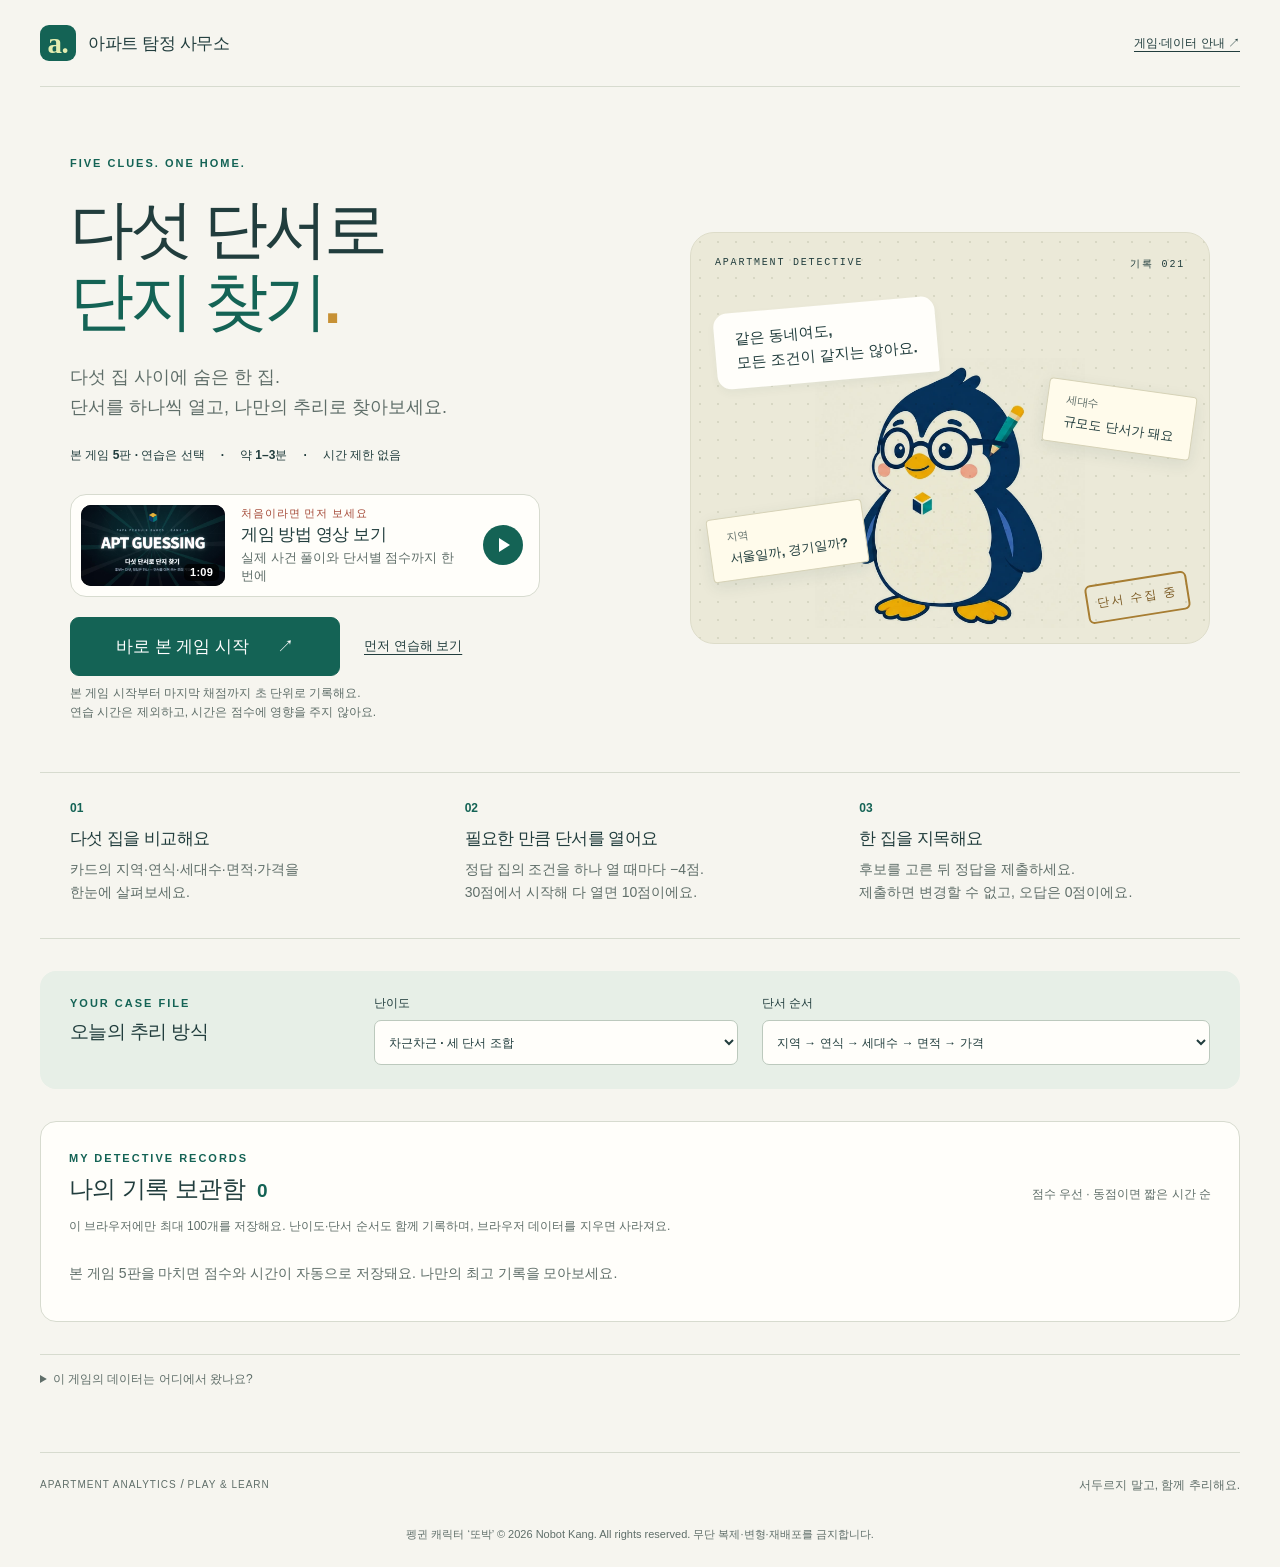
<file: index.html>
<!doctype html>
<html lang="ko">
<head>
<meta charset="utf-8"><meta name="viewport" content="width=device-width, initial-scale=1">
<meta name="theme-color" content="#f6f5ef"><title>다섯 단서로 단지 찾기</title>
<link rel="icon" href="data:,"><link rel="stylesheet" href="./style.css">
</head>
<body>
<a class="skip" href="#main">게임으로 건너뛰기</a>
<header class="site-header"><a href="./" class="brand"><span class="brand-mark" aria-hidden="true">a.</span> 아파트 탐정 사무소</a><a class="game-help" href="./about.html" target="_blank" rel="noopener">게임·데이터 안내 ↗</a></header>
<main id="main" tabindex="-1"><p role="status">사건 파일을 준비하고 있어요…</p></main>
<div id="announcer" class="sr-only" role="status" aria-live="polite" aria-atomic="true"></div>
<footer class="site-footer"><span>APARTMENT ANALYTICS <span aria-hidden="true">/</span> PLAY & LEARN</span><span>서두르지 말고, 함께 추리해요.</span></footer><p class="rights"><span>펭귄 캐릭터 ‘또박’ © 2026 Nobot Kang. All rights reserved.</span> <span>무단 복제·변형·재배포를 금지합니다.</span></p>
<dialog id="rules-video" class="rules-dialog" aria-labelledby="rules-video-title"><div class="rules-head"><h2 id="rules-video-title">게임 방법 영상<span>1분 9초 · 한국어 음성·자막</span></h2><form method="dialog"><button class="rules-close" value="close" aria-label="영상 닫기">×</button></form></div><video controls playsinline preload="none" poster="./assets/rules-video.jpg" width="1280" height="720"><source src="./assets/rules-video.mp4" type="video/mp4"><a href="./assets/rules-video.mp4">영상 파일로 보기</a></video><form method="dialog" class="rules-foot"><p>예시 사건의 가격은 2026.08.27 기준 매매 모델 추정가격입니다.<br><small>펭귄 캐릭터 ‘또박’ © 2026 Nobot Kang. All rights reserved.</small></p><button class="rules-go" value="play">이해했어요, 게임하러 가기 <span aria-hidden="true">→</span></button></form></dialog>
<noscript>이 게임을 플레이하려면 JavaScript를 켜 주세요.</noscript>
<script type="module" src="./app.mjs"></script>
</body></html>
</file>
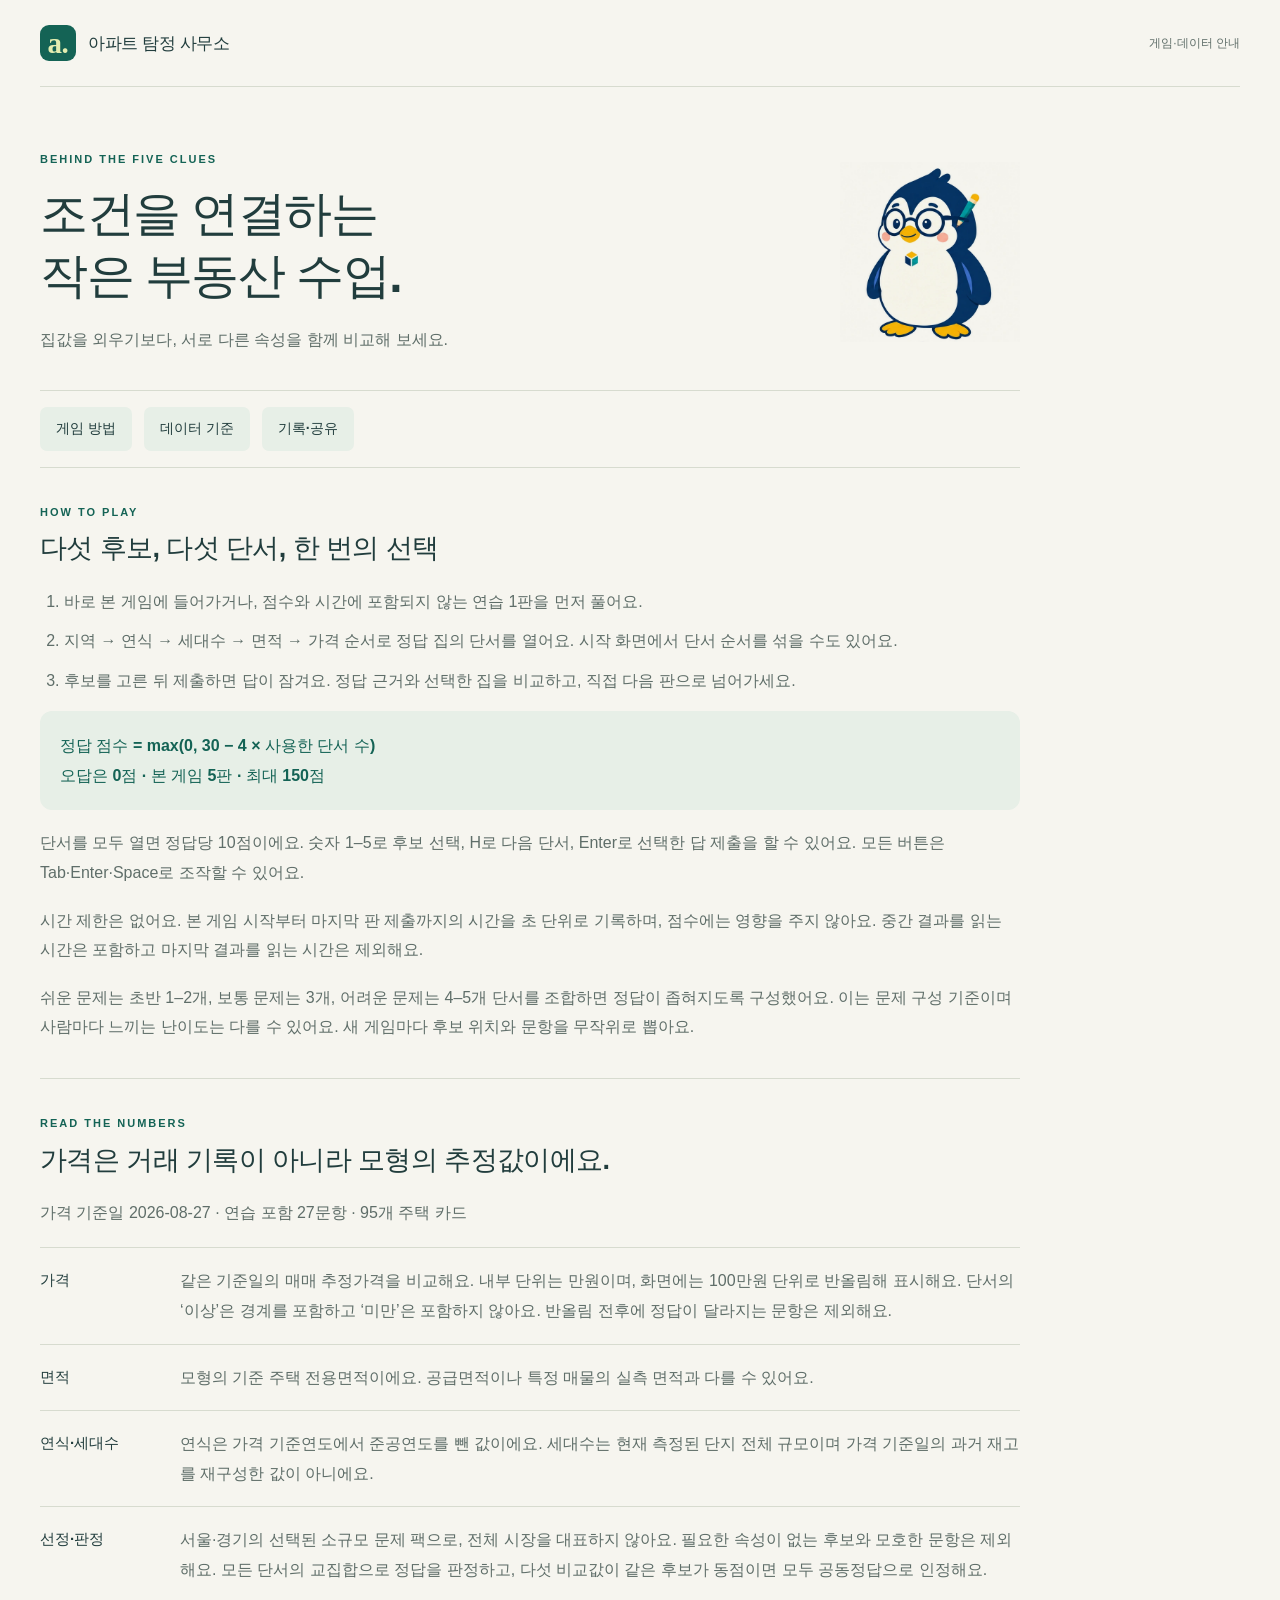
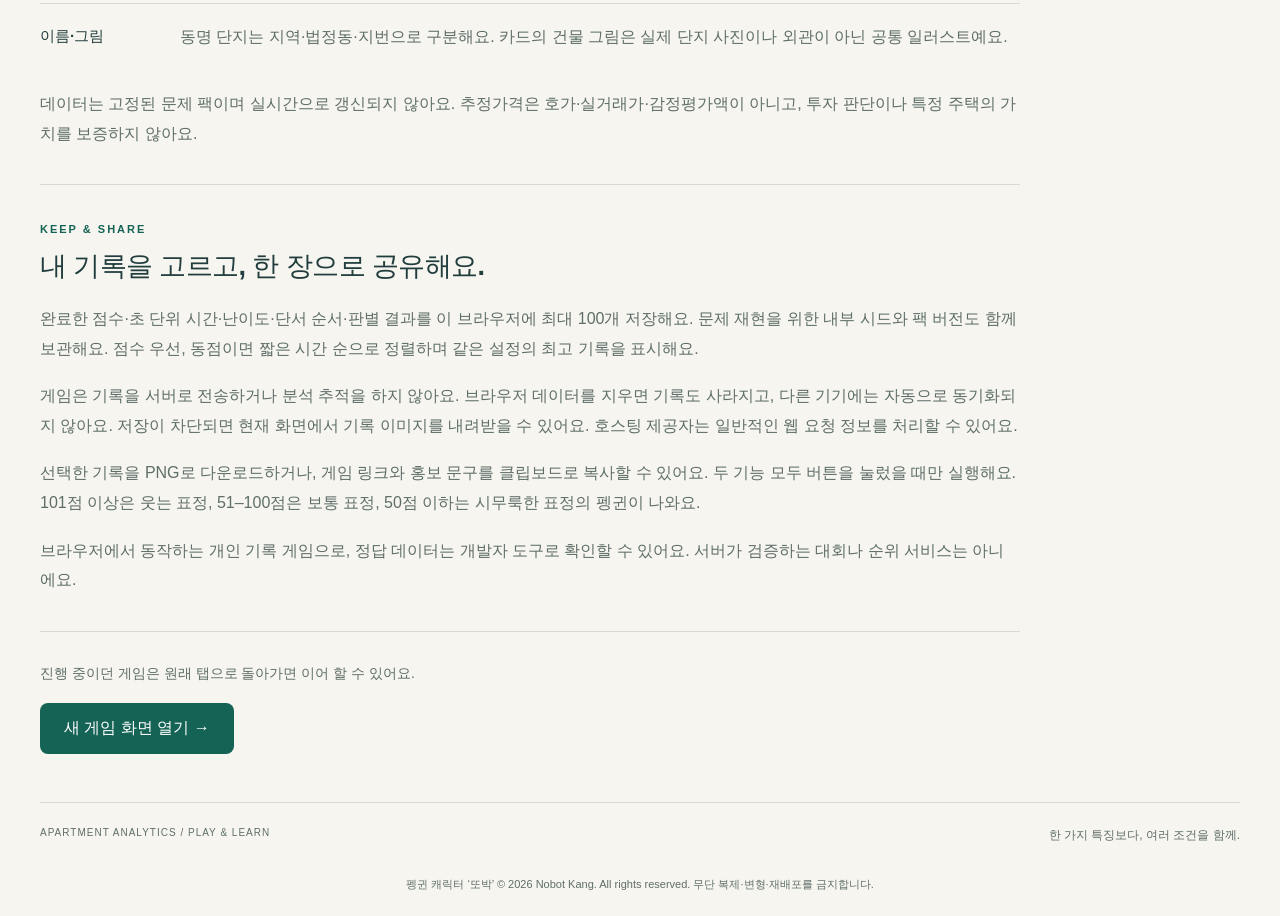
<file: about.html>
<!doctype html>
<html lang="ko">
<head>
<meta charset="utf-8"><meta name="viewport" content="width=device-width, initial-scale=1">
<meta name="theme-color" content="#f6f5ef"><title>게임·데이터 안내 · 다섯 단서로 단지 찾기</title>
<link rel="icon" href="data:,"><link rel="stylesheet" href="./style.css"><link rel="stylesheet" href="./about.css">
</head>
<body>
<a class="skip" href="#main">안내 본문으로 건너뛰기</a>
<header class="site-header"><a href="./" class="brand"><span class="brand-mark" aria-hidden="true">a.</span> 아파트 탐정 사무소</a><span class="header-note">게임·데이터 안내</span></header>
<main id="main" class="about" tabindex="-1">
<section class="about-hero"><div><p class="eyebrow">BEHIND THE FIVE CLUES</p><h1>조건을 연결하는<br>작은 부동산 수업.</h1><p>집값을 외우기보다, 서로 다른 속성을 함께 비교해 보세요.</p></div><span class="mascot angle" role="img" aria-label="안경 쓴 펭귄 안내자"></span></section>
<nav class="about-nav" aria-label="안내 목차"><a href="#rules">게임 방법</a><a href="#data">데이터 기준</a><a href="#records">기록·공유</a></nav>
<section id="rules"><p class="eyebrow">HOW TO PLAY</p><h2>다섯 후보, 다섯 단서, 한 번의 선택</h2><ol><li>바로 본 게임에 들어가거나, 점수와 시간에 포함되지 않는 연습 1판을 먼저 풀어요.</li><li>지역 → 연식 → 세대수 → 면적 → 가격 순서로 정답 집의 단서를 열어요. 시작 화면에서 단서 순서를 섞을 수도 있어요.</li><li>후보를 고른 뒤 제출하면 답이 잠겨요. 정답 근거와 선택한 집을 비교하고, 직접 다음 판으로 넘어가세요.</li></ol><p class="about-callout">정답 점수 = max(0, 30 − 4 × 사용한 단서 수)<br>오답은 0점 · 본 게임 5판 · 최대 150점</p><p>단서를 모두 열면 정답당 10점이에요. 숫자 1–5로 후보 선택, H로 다음 단서, Enter로 선택한 답 제출을 할 수 있어요. 모든 버튼은 Tab·Enter·Space로 조작할 수 있어요.</p><p>시간 제한은 없어요. 본 게임 시작부터 마지막 판 제출까지의 시간을 초 단위로 기록하며, 점수에는 영향을 주지 않아요. 중간 결과를 읽는 시간은 포함하고 마지막 결과를 읽는 시간은 제외해요.</p><p>쉬운 문제는 초반 1–2개, 보통 문제는 3개, 어려운 문제는 4–5개 단서를 조합하면 정답이 좁혀지도록 구성했어요. 이는 문제 구성 기준이며 사람마다 느끼는 난이도는 다를 수 있어요. 새 게임마다 후보 위치와 문항을 무작위로 뽑아요.</p></section>
<section id="data"><p class="eyebrow">READ THE NUMBERS</p><h2>가격은 거래 기록이 아니라 모형의 추정값이에요.</h2><p id="data-status" role="status">문제 팩의 데이터 기준을 확인하고 있어요…</p><dl class="about-data"><div><dt>가격</dt><dd>같은 기준일의 매매 추정가격을 비교해요. 내부 단위는 만원이며, 화면에는 100만원 단위로 반올림해 표시해요. 단서의 ‘이상’은 경계를 포함하고 ‘미만’은 포함하지 않아요. 반올림 전후에 정답이 달라지는 문항은 제외해요.</dd></div><div><dt>면적</dt><dd>모형의 기준 주택 전용면적이에요. 공급면적이나 특정 매물의 실측 면적과 다를 수 있어요.</dd></div><div><dt>연식·세대수</dt><dd>연식은 가격 기준연도에서 준공연도를 뺀 값이에요. 세대수는 현재 측정된 단지 전체 규모이며 가격 기준일의 과거 재고를 재구성한 값이 아니에요.</dd></div><div><dt>선정·판정</dt><dd>서울·경기의 선택된 소규모 문제 팩으로, 전체 시장을 대표하지 않아요. 필요한 속성이 없는 후보와 모호한 문항은 제외해요. 모든 단서의 교집합으로 정답을 판정하고, 다섯 비교값이 같은 후보가 동점이면 모두 공동정답으로 인정해요.</dd></div><div><dt>이름·그림</dt><dd>동명 단지는 지역·법정동·지번으로 구분해요. 카드의 건물 그림은 실제 단지 사진이나 외관이 아닌 공통 일러스트예요.</dd></div></dl><p>데이터는 고정된 문제 팩이며 실시간으로 갱신되지 않아요. 추정가격은 호가·실거래가·감정평가액이 아니고, 투자 판단이나 특정 주택의 가치를 보증하지 않아요.</p></section>
<section id="records"><p class="eyebrow">KEEP & SHARE</p><h2>내 기록을 고르고, 한 장으로 공유해요.</h2><p>완료한 점수·초 단위 시간·난이도·단서 순서·판별 결과를 이 브라우저에 최대 100개 저장해요. 문제 재현을 위한 내부 시드와 팩 버전도 함께 보관해요. 점수 우선, 동점이면 짧은 시간 순으로 정렬하며 같은 설정의 최고 기록을 표시해요.</p><p>게임은 기록을 서버로 전송하거나 분석 추적을 하지 않아요. 브라우저 데이터를 지우면 기록도 사라지고, 다른 기기에는 자동으로 동기화되지 않아요. 저장이 차단되면 현재 화면에서 기록 이미지를 내려받을 수 있어요. 호스팅 제공자는 일반적인 웹 요청 정보를 처리할 수 있어요.</p><p>선택한 기록을 PNG로 다운로드하거나, 게임 링크와 홍보 문구를 클립보드로 복사할 수 있어요. 두 기능 모두 버튼을 눌렀을 때만 실행해요. 101점 이상은 웃는 표정, 51–100점은 보통 표정, 50점 이하는 시무룩한 표정의 펭귄이 나와요.</p><p>브라우저에서 동작하는 개인 기록 게임으로, 정답 데이터는 개발자 도구로 확인할 수 있어요. 서버가 검증하는 대회나 순위 서비스는 아니에요.</p></section>
<div class="about-return"><p>진행 중이던 게임은 원래 탭으로 돌아가면 이어 할 수 있어요.</p><a class="primary" href="./">새 게임 화면 열기 →</a></div>
</main>
<footer class="site-footer"><span>APARTMENT ANALYTICS / PLAY & LEARN</span><span>한 가지 특징보다, 여러 조건을 함께.</span></footer><p class="rights"><span>펭귄 캐릭터 ‘또박’ © 2026 Nobot Kang. All rights reserved.</span> <span>무단 복제·변형·재배포를 금지합니다.</span></p>
<noscript>가격 기준일은 게임 화면에 표시되어 있습니다. 나머지 안내는 JavaScript 없이 읽을 수 있습니다.</noscript>
<script type="module" src="./about.mjs"></script>
</body></html>
</file>
<file: style.css>
:root{color-scheme:light;--paper:#f6f5ef;--white:#fffefa;--ink:#213d3d;--muted:#5f6e69;--teal:#146355;--teal-light:#e7efe7;--lime:#e3edb0;--line:#d7dbcf;--gold:#efc96b;--red:#a44937;--red-light:#fff0e9;--radius:16px;--fast:160ms;font-family:Arial,"Apple SD Gothic Neo","Noto Sans KR",sans-serif;color:var(--ink);background:var(--paper);font-synthesis:none}
*{box-sizing:border-box}body{margin:0}button,input,select{font:inherit;color:inherit}button,a,input,select,summary{-webkit-tap-highlight-color:transparent}button,summary,select{cursor:pointer}button{min-height:48px;border:1px solid var(--line);border-radius:9px;padding:12px 18px;background:var(--white);font-weight:700;transition:background var(--fast),box-shadow var(--fast),transform var(--fast)}button:hover:not(:disabled){background:var(--teal-light);box-shadow:0 3px 0 #213d3d14}button:active:not(:disabled){transform:translateY(1px)}button:disabled{cursor:default;background:#e5e6de;color:#737a70;border-color:transparent;box-shadow:none}a{color:inherit}button:focus-visible,a:focus-visible,input:focus-visible,select:focus-visible,summary:focus-visible{outline:3px solid var(--teal);outline-offset:4px}h1:focus,h2:focus,main:focus{outline:none}h1,h2,h3,p{margin:0}h1,h2,h3{word-break:keep-all}h1{font-size:36px;line-height:1.3;letter-spacing:-1.5px}h2{font-size:21px;letter-spacing:-.6px}p{line-height:1.65}em{font-style:normal}small,.small{font-size:12px;line-height:1.6;color:var(--muted)}kbd{font:12px Arial,sans-serif;display:inline-flex;align-items:center;justify-content:center;min-width:20px;height:21px;padding:0 4px;border:1px solid currentColor;border-radius:4px;opacity:.8}button kbd{margin-left:8px}.primary{background:var(--teal);color:white;border-color:var(--teal);display:inline-flex;align-items:center;justify-content:center;gap:28px}.primary:hover:not(:disabled){background:#104f45}.secondary{background:var(--white)}.text-button{border:0;background:none;text-decoration:underline;text-underline-offset:4px}.eyebrow{font-size:11px;font-weight:700;letter-spacing:2px;color:var(--teal);line-height:1.6}.eyebrow span{letter-spacing:0;color:var(--muted)}.site-header{height:87px;border-bottom:1px solid var(--line);max-width:1320px;margin:auto;display:flex;justify-content:space-between;align-items:center}.brand{display:flex;gap:12px;align-items:center;text-decoration:none;font-size:17px;font-weight:700;letter-spacing:-.4px}.brand-mark{width:36px;height:36px;display:grid;place-items:center;background:var(--teal);color:var(--lime);border-radius:9px;font:700 29px Georgia,serif}.header-note{font-size:12px;color:var(--muted)}main{max-width:1320px;padding-top:40px;margin:auto;min-height:70vh}.site-footer{max-width:1320px;margin:48px auto 0;border-top:1px solid var(--line);padding:24px 0 32px;display:flex;justify-content:space-between;color:var(--muted);font-size:10px;letter-spacing:1px}.site-footer span:last-child{letter-spacing:0;font-size:12px}.skip{position:fixed;z-index:10;top:-70px;left:16px;background:white;padding:16px}.skip:focus{top:16px}.sr-only{position:absolute;width:1px;height:1px;overflow:hidden;clip:rect(0,0,0,0);white-space:nowrap}.mascot{--size:76px;width:var(--size);height:var(--size);flex-shrink:0;display:inline-block;background-image:url('./assets/turnaround.webp');background-repeat:no-repeat;background-size:300% 200%;background-position:0 0;mix-blend-mode:multiply}.mascot.angle{background-position:50% 0}.mascot.side{background-position:100% 0}.mascot.back{background-position:0 100%}.intro{display:grid;grid-template-columns:1.1fr 1fr;gap:80px;padding:28px 30px 50px;align-items:center}.intro h1{font-size:72px;line-height:1.13;letter-spacing:-4px;margin:20px 0 26px}.intro h1 em{color:var(--teal)}.title-dot{color:#c79135}.lead{font-size:18px;color:var(--muted)}.intro-meta{display:flex;flex-wrap:wrap;gap:8px 16px;margin:24px 0 30px;font-size:12px;font-weight:700}.intro-meta span+span:before{content:'·';margin-right:16px}.start{font-size:17px;padding:17px 25px;min-width:270px;margin-bottom:12px}.case-art{height:412px;background:#ebe9d8;border-radius:24px;position:relative;isolation:isolate;overflow:hidden;background-image:radial-gradient(#b0b49b55 1px,transparent 1px);background-size:18px 18px;border:1px solid #dddcc9}.art-label{display:flex;justify-content:space-between;padding:24px;font:10px monospace;letter-spacing:1.8px}.hero-penguin{--size:270px;position:absolute;bottom:15px;left:calc(50% - 135px);z-index:2}.speech{position:absolute;top:72px;left:24px;padding:14px 20px;background:var(--white);border-radius:14px 14px 2px 14px;font-size:15px;font-weight:bold;line-height:1.6;transform:rotate(-5deg);box-shadow:0 4px 10px #213d3d0b;z-index:3}.evidence{position:absolute;background:#fffbeb;box-shadow:0 5px 16px #213d3d17;border:1px solid #d6d2b7;border-radius:4px;padding:12px 18px;font-size:11px;color:var(--muted);z-index:3}.evidence b{display:block;font-size:13px;color:var(--ink);margin-top:5px}.evidence-one{bottom:70px;left:18px;transform:rotate(-8deg)}.evidence-two{top:154px;right:15px;transform:rotate(8deg)}.art-stamp{position:absolute;bottom:26px;right:20px;border:2px solid #a77d32;color:#79571f;font-size:12px;letter-spacing:2px;padding:9px;border-radius:6px;transform:rotate(-9deg)}.how-to{display:grid;grid-template-columns:repeat(3,1fr);padding:28px 30px 34px;border-top:1px solid var(--line);border-bottom:1px solid var(--line);gap:44px}.step-number{display:block;color:var(--teal);font-size:12px;font-weight:bold;margin-bottom:12px}.how-to h2{font-size:17px;margin-bottom:8px}.how-to p{color:var(--muted);font-size:14px}.settings{margin:32px 0;display:grid;grid-template-columns:1fr 1.3fr 1.6fr 1.4fr;gap:24px;align-items:start;padding:24px 30px;background:var(--teal-light);border-radius:var(--radius)}.settings h2{margin-top:6px;font-size:19px}.settings label{font-size:12px;font-weight:700;display:grid;gap:8px}.settings input,.settings select{width:100%;min-width:0;min-height:45px;padding:8px 10px;border:1px solid #bcc9bd;border-radius:7px;background:var(--white);font-size:12px}.settings .small{font-weight:400;font-size:11px}.source-note{border-top:1px solid var(--line);margin-top:28px;color:var(--muted);font-size:12px}.source-note summary{min-height:48px;padding:16px 0}.source-note p{max-width:1000px;margin:0 0 12px}.game-heading{display:flex;justify-content:space-between;align-items:center;margin-bottom:30px}.game-heading h1{margin:8px 0 8px}.game-heading p:not(.eyebrow){color:var(--muted);font-size:14px}.round-status{display:grid;gap:12px;text-align:right;font-size:12px;color:var(--muted)}.round-status strong{font-size:20px;color:var(--ink);margin-left:6px}.progress-dots{display:flex;gap:7px}.progress-dots span{width:30px;height:30px;display:grid;place-items:center;border:1px solid var(--line);border-radius:50%;font:12px Arial}.progress-dots .current{background:var(--teal);color:white;border-color:var(--teal)}.progress-dots .done{background:var(--teal-light);color:var(--teal)}.board-heading{display:flex;align-items:center;justify-content:space-between;margin-bottom:14px;font-size:12px;color:var(--muted)}.board-heading h2{font-size:16px;color:var(--ink)}.board-heading h2 span{font-weight:400;font-size:12px;color:var(--muted);margin-left:10px}.candidate-grid{display:grid;grid-template-columns:repeat(5,minmax(0,1fr));gap:14px}.home-card{--tone:#326759;--tint:#e5ecde;min-width:0;background:var(--white);border:1px solid var(--line);border-radius:13px;overflow:hidden;transition:border var(--fast),box-shadow var(--fast)}.tone-1{--tone:#966937;--tint:#f4ead6}.tone-2{--tone:#61799a;--tint:#e7edf1}.tone-3{--tone:#876579;--tint:#f0e5e8}.tone-4{--tone:#7d7941;--tint:#ecebdc}.home-card.selected{border-color:var(--teal);box-shadow:0 0 0 2px var(--teal)}.home-card.winner{border-color:var(--teal)}.card-art{height:96px;position:relative;background:var(--tint);color:var(--tone);overflow:hidden}.house-art{width:100%;height:100%;display:block}.card-letter{position:absolute;top:12px;left:13px;font:italic 25px Georgia,serif}.card-state{position:absolute;right:9px;top:10px;font-size:11px;font-weight:bold;color:var(--ink);background:var(--white);border-radius:4px;padding:3px 7px}.card-state:empty{display:none}.card-body{padding:15px}.address{font-size:11px;line-height:1.5;color:var(--muted);min-height:33px;overflow-wrap:anywhere}.card-body h3{font-size:17px;line-height:1.35;min-height:46px;margin:5px 0 8px;overflow-wrap:anywhere}.card-body dl{margin:0}.card-body dl>div{padding:9px 0;display:flex;justify-content:space-between;align-items:baseline;border-top:1px solid #e8e9df;gap:6px}.card-body dt{font-size:11px;color:var(--muted);white-space:nowrap}.card-body dd{margin:0;font-size:15px;text-align:right;font-weight:700;letter-spacing:-.4px}.card-body dd small{display:block;font-weight:400;font-size:10px;letter-spacing:0}.card-body dd .inline{display:inline;font-size:11px}.card-body dl>.price-row{display:block;padding:11px 0 13px}.price-row dd{font-size:24px;text-align:left;margin-top:4px;letter-spacing:-1px}.choose{width:100%;display:flex;align-items:center;justify-content:center;gap:8px;min-height:44px;padding:8px 10px;font-size:12px}.choose kbd{margin:0}.choose span{margin-left:auto;font-size:16px}.choose[aria-pressed=true]{color:var(--teal);background:var(--teal-light);border-color:var(--teal)}.locked-label{min-height:44px;background:var(--teal-light);color:var(--teal);display:grid;place-items:center;text-align:center;border-radius:6px;font-size:11px;font-weight:bold}.notebook{border:1px solid var(--line);border-radius:var(--radius);background:var(--white);margin-top:26px;overflow:hidden}.notebook-heading{display:flex;align-items:center;justify-content:space-between;padding:20px 24px 17px}.notebook h2{font-size:18px;margin-top:3px}.notebook .eyebrow{font-size:9px}.clue-counter{font-size:12px;color:var(--muted)}.clue-counter strong{font-size:21px;color:var(--teal);margin-left:5px}.clue-list{list-style:none;padding:0 24px;margin:0;display:grid;grid-template-columns:repeat(5,minmax(0,1fr));gap:12px}.clue{min-height:99px;background:#f3f3ed;border:1px dashed #d8dccf;border-radius:8px;padding:12px;color:var(--muted)}.clue.opened{background:#f4f5e3;border:1px solid #d8dcba;color:var(--ink)}.clue-label{display:flex;align-items:center;gap:6px;font-weight:700;font-size:12px}.clue-number{font:11px monospace;color:var(--teal)}.clue-label small{margin-left:auto;font-size:9px;font-weight:400}.clue p{font-size:12px;margin-top:8px;line-height:1.55;word-break:keep-all}.clue:not(.opened):not(.after-reveal) p{font-size:11px;color:#798071}.clue.after-reveal{background:#f9f9f4}.action-bar{display:flex;align-items:center;justify-content:space-between;padding:8px 24px 12px;gap:16px}.guide-inline{display:flex;align-items:center;gap:5px;max-width:650px}.guide-inline .mascot{--size:64px}.guide-inline p{font-size:12px;color:var(--muted)}.action-bar button{font-size:12px;white-space:nowrap}.action-bar button small{margin-left:10px;color:var(--red)}.notebook:has(.after-reveal){padding-bottom:24px}.submit-bar{display:flex;align-items:center;justify-content:space-between;padding:22px 0 12px}.submit-bar>div:first-child>span{font-size:15px}.submit-bar>div:first-child strong{font-size:31px;letter-spacing:-1px;color:var(--teal);margin-left:8px}.submit-bar small{display:block}.submit-action{display:grid;grid-template-columns:auto auto;align-items:center;gap:4px 18px;text-align:right}.submit-action p{font-size:12px}.submit-action small{grid-column:2}.keyboard-help{text-align:right;font-size:10px;color:var(--muted);margin:0 0 18px}.keyboard-help span{margin:0 8px}.keyboard-help kbd{font-size:10px;min-width:16px;height:17px}.result-panel{margin-top:28px;padding:26px;border:1px solid var(--line);border-radius:var(--radius);background:var(--white)}.result-title{display:flex;justify-content:space-between;align-items:center;gap:20px;margin-bottom:20px}.result-title h2{font-size:26px;margin-top:5px}.result-title h2 span{font-size:16px;color:var(--teal);margin-left:12px}.answer-reason{font-size:14px;color:var(--muted)}.lesson{display:flex;gap:14px;align-items:center;background:var(--teal-light);border-radius:12px;padding:10px 18px;margin:20px 0}.lesson p{font-size:13px;color:var(--muted)}.lesson strong{display:block;color:var(--ink);margin-bottom:3px}.comparison{width:100%;border-collapse:collapse;font-size:13px}.comparison caption{text-align:left;font-size:16px;font-weight:bold;margin-bottom:14px}.comparison td,.comparison th{padding:12px 16px;text-align:left;border-bottom:1px solid var(--line);line-height:1.6}.comparison th{font-weight:bold}.comparison thead{background:#efefe7;font-size:12px}.comparison tbody th{width:20%}.comparison tbody th small{display:block;font-weight:normal;font-size:10px}.comparison td{width:40%}.comparison .mismatch{background:var(--red-light)}.match-word{display:inline-block;margin-left:10px;font-size:10px;color:var(--teal)}.mismatch .match-word{color:var(--red);font-weight:bold}.summary-hero{display:flex;justify-content:space-between;align-items:center;padding:12px 36px 30px}.summary-hero h1{margin:10px 0}.summary-hero>div>p:not(.eyebrow){color:var(--muted)}.final-score{font:100px Georgia,serif;letter-spacing:-5px;margin:10px 0 16px;color:var(--teal)}.final-score span{font:18px Arial,sans-serif;color:var(--muted);letter-spacing:0}.summary-stats{display:flex;gap:28px;flex-wrap:wrap;font-size:13px}.summary-stats strong{margin-left:10px}.summary-mascot{display:flex;align-items:center;gap:18px}.summary-mascot .mascot{--size:240px}.summary-mascot p{font-size:17px;line-height:1.8}.round-results{display:grid;grid-template-columns:repeat(5,1fr);gap:14px}.round-results>div{display:grid;gap:9px;border:1px solid var(--line);padding:20px;border-radius:12px;background:var(--teal-light)}.round-results .miss{background:var(--red-light)}.round-results span{font-size:12px}.round-results strong{font:36px Georgia,serif}.round-results strong small{margin-left:4px;font:12px Arial}.replay-bar{display:flex;gap:12px;margin:24px 0 16px;align-items:center}.seed-receipt{font-size:11px;color:var(--muted);overflow-wrap:anywhere}.review{margin-top:44px}.section-heading{display:flex;justify-content:space-between;align-items:end;margin-bottom:20px;gap:20px}.section-heading h2{font-size:25px;margin-top:4px}.section-heading h2 span{margin-left:10px;color:var(--teal)}.section-heading p:not(.eyebrow){font-size:12px;color:var(--muted)}.review-case{border:1px solid var(--line);border-radius:12px;background:var(--white);margin-bottom:12px;overflow:hidden}.review-case>summary{padding:20px;font-size:15px;font-weight:bold}.review-case>summary>span{float:right;font-size:12px;color:var(--muted);font-weight:normal}.review-body{padding:6px 20px 20px}.review-body .clue-list{padding:0;margin-bottom:20px}.review-body .candidate-grid{margin-bottom:24px}.all-clear{display:flex;align-items:center;gap:18px;background:var(--teal-light);padding:24px;border-radius:12px}.all-clear strong{display:block}.all-clear p{font-size:14px}.error{padding:50px 20px}.error p{margin:18px 0}
@media(min-width:1500px){main{padding-top:48px}.card-art{height:110px}.card-body{padding:18px}.card-body h3{font-size:19px}}
@media(max-width:1400px){.site-header,main,.site-footer{margin-left:40px;margin-right:40px}.intro{gap:48px}.intro h1{font-size:64px}}
@media(max-width:1100px){.site-header,main,.site-footer{margin-left:24px;margin-right:24px}.intro{gap:24px;padding-left:0;padding-right:0}.intro h1{font-size:56px}.candidate-grid{gap:9px}.card-body{padding:11px}.card-body h3{font-size:15px;min-height:44px}.card-body dd{font-size:13px}.card-body dt{font-size:10px}.price-row dd{font-size:20px}.settings{grid-template-columns:1fr 1fr}.clue-list{gap:8px;padding:0 16px}.clue{padding:10px}.clue-label{flex-wrap:wrap}.clue-label small{width:100%;margin:0}.clue p{font-size:11px}.summary-mascot .mascot{--size:170px}.summary-mascot p{font-size:14px}}
@media(max-width:800px){main{padding-top:26px}.intro{grid-template-columns:1fr 1fr;gap:24px;padding-bottom:32px}.intro h1{font-size:44px;letter-spacing:-2px}.lead{font-size:15px}.intro-meta{gap:8px;font-size:10px}.intro-meta span+span:before{margin-right:8px}.case-art{height:340px}.hero-penguin{--size:215px;left:calc(50% - 108px)}.speech{font-size:12px;top:60px;left:14px;padding:12px}.evidence{padding:9px;font-size:9px}.evidence b{font-size:10px}.evidence-two{top:168px;right:10px}.evidence-one{bottom:38px;left:10px}.art-stamp{font-size:9px;bottom:14px;right:10px}.art-label{padding:15px;font-size:8px}.how-to{gap:24px;padding:24px 0}.how-to h2{font-size:15px}.how-to p{font-size:12px}.how-to br{display:none}.candidate-grid{grid-template-columns:repeat(3,minmax(0,1fr));gap:12px}.card-art{height:80px}.card-body{padding:14px}.card-body h3{font-size:16px}.card-body dd{font-size:14px}.price-row dd{font-size:23px}.clue-list{grid-template-columns:repeat(3,minmax(0,1fr));gap:10px}.clue-label small{width:auto;margin-left:auto}.clue p{font-size:12px}.game-heading h1{font-size:28px}.game-heading p:not(.eyebrow){font-size:12px}.board-heading h2 span{display:none}.submit-action{display:block}.submit-action p{margin-bottom:8px}.submit-action small{margin-top:4px}.summary-hero{padding:0 0 24px}.summary-mascot p{display:none}.round-results{gap:8px}.round-results>div{padding:16px}.replay-bar{flex-wrap:wrap}.section-heading{display:block}.section-heading>p{margin-top:12px}}
@media(max-width:540px){.site-header,main,.site-footer{margin-left:18px;margin-right:18px}.site-header{height:69px}.brand{font-size:15px}.brand-mark{width:31px;height:31px;font-size:25px}.header-note{display:none}.intro{grid-template-columns:1fr;padding-top:0;gap:28px}.intro h1{font-size:55px;margin-top:14px;line-height:1.08}.lead{font-size:16px}.intro-meta{font-size:11px;margin:20px 0}.start{width:100%;font-size:16px;min-width:0;margin-bottom:7px}.case-art{height:310px}.hero-penguin{--size:220px;left:calc(50% - 110px);bottom:0}.speech{left:24px}.evidence-two{top:141px;right:16px}.evidence-one{bottom:35px}.how-to{grid-template-columns:1fr;gap:22px}.how-to>div{padding-left:38px;position:relative}.step-number{position:absolute;left:0;top:3px}.how-to h2{font-size:16px}.how-to p{font-size:13px}.settings{grid-template-columns:1fr;gap:20px;padding:22px}.settings label,.settings input,.settings select{font-size:13px}.settings .small{font-size:11px}.game-heading{align-items:start;gap:12px;flex-wrap:wrap;margin-bottom:22px}.game-heading h1{font-size:26px;letter-spacing:-1px}.game-heading p:not(.eyebrow){font-size:12px}.round-status{width:100%;display:flex;align-items:center;justify-content:space-between;margin-top:2px}.progress-dots span{width:24px;height:24px;font-size:10px}.round-status strong{font-size:17px}.board-heading{display:block}.board-heading>span{font-size:10px;display:block;margin-top:5px}.candidate-grid{grid-template-columns:repeat(2,minmax(0,1fr));gap:12px}.card-art{height:73px}.card-letter{top:9px;left:10px;font-size:21px}.card-state{font-size:9px;top:8px;right:6px;padding:3px}.card-body{padding:12px}.address{font-size:10px;min-height:30px}.card-body h3{font-size:15px;min-height:41px;letter-spacing:-.6px}.card-body dt{font-size:10px}.card-body dd{font-size:13px}.card-body dd .inline{font-size:10px}.card-body dl>div{gap:3px}.card-body dl>div:not(.price-row){flex-wrap:wrap}.card-body dl>.price-row{padding-bottom:12px}.price-row dd{font-size:21px}.choose{padding:8px 6px;gap:5px;font-size:11px;min-height:44px}.choose kbd{display:none}.choose span{margin-left:4px}.card-body dl>div{padding:8px 0}.notebook{margin-top:20px}.notebook-heading{padding:18px 16px}.notebook h2{font-size:16px}.clue-counter{font-size:10px}.clue-counter strong{font-size:18px}.clue-list{grid-template-columns:1fr;gap:8px;padding:0 16px}.clue{min-height:0;display:grid;grid-template-columns:92px 1fr;align-items:center;gap:8px;padding:12px}.clue-label{font-size:12px;gap:6px}.clue-label small{display:block;width:100%;margin:0 0 0 22px;font-size:9px}.clue p{font-size:12px;margin:0}.action-bar{display:block;padding:8px 16px 16px}.guide-inline .mascot{--size:58px}.guide-inline p{font-size:11px}.action-bar button{width:100%;font-size:12px}.submit-bar{display:block;padding-top:20px}.submit-bar>div:first-child{text-align:center;margin-bottom:18px}.submit-bar>div:first-child strong{font-size:34px}.submit-action{text-align:center}.submit-action .primary{width:100%}.submit-action p{font-size:13px}.keyboard-help{display:none}.result-panel{padding:18px 14px}.result-title{display:block}.result-title h2{font-size:23px}.result-title h2 span{font-size:13px}.result-title .primary{width:100%;margin-top:18px}.answer-reason{font-size:13px}.lesson{gap:8px;padding:10px;margin:16px 0}.lesson .mascot{--size:52px}.lesson p{font-size:12px}.comparison{font-size:11px;table-layout:fixed}.comparison th,.comparison td{padding:10px 6px;word-break:break-word}.comparison thead{font-size:11px}.comparison tbody th{width:24%}.comparison td{width:38%}.comparison tbody th small{font-size:9px}.match-word{display:block;margin:3px 0 0}.summary-hero{position:relative}.summary-hero h1{font-size:28px}.summary-hero>div>p{font-size:13px}.summary-mascot{position:absolute;right:0;top:58px}.summary-mascot .mascot{--size:108px}.final-score{font-size:82px;margin-bottom:22px}.final-score span{font-size:15px}.summary-stats{gap:12px 22px;font-size:12px}.summary-stats span:last-child{width:100%;color:var(--muted)}.round-results{grid-template-columns:repeat(5,minmax(0,1fr));gap:5px}.round-results>div{padding:12px 5px;text-align:center;gap:8px}.round-results span{font-size:10px;line-height:1.6}.round-results strong{font-size:27px}.round-results small{font-size:9px}.replay-bar{gap:10px;margin-top:20px}.replay-bar .primary{width:100%}.replay-bar .secondary{flex:1;font-size:12px;padding:12px}.replay-bar .text-button{font-size:12px}.review{margin-top:34px}.section-heading h2{font-size:22px}.review-case>summary{font-size:13px;line-height:1.6;padding:16px}.review-case>summary>span{display:block;float:none;font-size:11px;margin-top:7px}.review-body{padding:0 12px 16px}.review-body .candidate-grid{gap:8px}.review-body .card-body{padding:10px}.review-body .card-body h3{font-size:13px}.review-body .card-body dd{font-size:12px}.review-body .price-row dd{font-size:19px}.review-body .locked-label{font-size:10px}.all-clear{padding:16px;gap:10px}.all-clear p{font-size:12px}.all-clear .mascot{--size:64px}.site-footer{margin-top:32px;display:grid;gap:12px;padding:20px 0 26px}.source-note{margin-top:22px;font-size:11px}}
@media(prefers-reduced-motion:reduce){*,*::before,*::after{transition:none!important;animation:none!important;scroll-behavior:auto!important}}
/* Hide the off-canvas skip link even when full-page captures scroll the viewport. */
.skip:not(:focus){visibility:hidden}
/* Optional practice and browser-local record sharing. */
.start-actions{display:flex;align-items:center;flex-wrap:wrap;gap:4px 12px;margin-bottom:8px}
.start-actions .start{margin-bottom:0}
.start-actions .text-button{font-size:13px;padding:12px}
.settings{grid-template-columns:1fr 1.3fr 1.6fr}
.record-board{border:1px solid var(--line);border-radius:var(--radius);padding:28px;background:var(--white);margin:32px 0}
.record-heading{display:flex;align-items:end;justify-content:space-between;gap:16px;margin-bottom:12px}
.record-heading h2{margin-top:5px;font-size:24px}
.record-heading h2 span{color:var(--teal);font-size:19px;margin-left:6px}
.record-heading>p{font-size:12px;color:var(--muted)}
.record-board label{display:block;font-size:13px;font-weight:bold;margin:22px 0 8px}
.record-board select{max-width:100%;width:100%;min-width:0;min-height:48px;background:var(--paper);border:1px solid var(--line);padding:12px;border-radius:8px;font-size:13px}
.record-preview{display:flex;align-items:center;gap:26px;padding:24px 0}
.record-preview img{width:160px;height:160px;object-fit:contain;flex:none}
.record-mode{font-size:13px;color:var(--muted);display:flex;flex-wrap:wrap;align-items:center;gap:8px}
.best-badge{padding:3px 8px;border-radius:5px;background:var(--teal-light);color:var(--teal);font-size:11px;font-weight:bold}
.record-preview strong{display:block;font:64px Georgia,serif;color:var(--teal);margin:8px 0}
.record-preview strong small{font:16px Arial,sans-serif;color:var(--muted)}
.record-time{font-size:20px;font-weight:bold;margin-bottom:6px}
.record-time span{font-size:12px;color:var(--muted);font-weight:normal;margin-left:18px}
.record-actions{display:flex;flex-wrap:wrap;gap:12px}
.record-actions button{font-size:14px}
#share-status{font-size:13px;color:var(--teal);min-height:22px;margin-top:12px}
#copy-fallback textarea{display:block;width:100%;font:inherit;font-size:14px;line-height:1.7;color:var(--ink);padding:14px;border:1px solid var(--line);border-radius:8px;resize:vertical}
.storage-warning{margin:16px 0;padding:12px 16px;background:var(--red-light);border-radius:8px;font-size:13px;color:var(--red)}
.empty-records{font-size:14px;padding:26px 0 8px;color:var(--muted)}
.summary-mascot img{object-fit:contain;width:240px;height:240px}
@media(max-width:1100px){.summary-mascot img{width:170px;height:170px}}
@media(max-width:800px){.settings{grid-template-columns:1fr 1fr}.settings>div{grid-column:1/-1}.record-heading{display:block}.record-heading>p{margin-top:12px}.record-time span{display:block;margin:6px 0 0}.summary-mascot img{width:150px;height:150px}}
@media(max-width:540px){.start-actions{display:grid;gap:4px}.start-actions .text-button{justify-self:center}.settings{grid-template-columns:1fr}.record-board{padding:20px 16px;margin:24px 0}.record-heading h2{font-size:21px}.record-board select{font-size:12px}.record-preview{gap:12px;align-items:start;padding:20px 0}.record-preview img{width:88px;height:110px}.record-preview>div{min-width:0}.record-preview strong{font-size:46px;margin:10px 0}.record-mode{font-size:11px}.best-badge{font-size:10px}.record-preview strong small{font-size:12px}.record-time{font-size:17px}.record-time span{font-size:11px}.record-preview .small{font-size:10px}.record-actions{display:grid}.record-actions button{width:100%;font-size:12px;padding:13px 10px}.summary-mascot img{width:100px;height:100px}.summary-stats span:last-child{width:auto}.record-heading>p,.record-board>.small{font-size:11px}.empty-records{font-size:13px}}

.game-help{font-size:12px;text-underline-offset:4px;min-height:44px;display:inline-flex;align-items:center}
/* Rules film: start-screen teaser and a modal player kept outside the re-rendered game root. */
.rules-teaser,.rules-dialog{--rv-surface:#fffefa;--rv-line:#d7dbcf;--rv-ink:#213d3d;--rv-muted:#5f6e69;--rv-accent:#146355;--rv-on-accent:#fff;--rv-kicker:#a44937;--rv-glow:rgba(20,99,85,.4);--rv-shadow:rgba(33,61,61,.45);--rv-radius:16px}
button.rules-teaser{display:flex;flex-wrap:wrap;align-items:center;gap:12px 16px;width:100%;max-width:470px;min-height:0;margin:24px 0 20px;padding:10px 16px 10px 10px;border:1px solid var(--rv-line);border-radius:var(--rv-radius);background:var(--rv-surface);color:var(--rv-ink);font:inherit;line-height:1.35;text-align:left;cursor:pointer;box-shadow:none;transition:transform .18s ease,border-color .18s ease,box-shadow .18s ease}
button.rules-teaser:hover{transform:translateY(-2px);border-color:var(--rv-accent);background:var(--rv-surface);color:var(--rv-ink);box-shadow:0 14px 30px -18px var(--rv-shadow)}
button.rules-teaser:focus-visible{outline:3px solid var(--rv-accent);outline-offset:3px}
.rules-thumb{position:relative;flex:none;width:144px;max-width:100%;aspect-ratio:16/9;border-radius:calc(var(--rv-radius) - 6px);overflow:hidden;background:#0b0e13}
.rules-thumb img{display:block;width:100%;height:100%;object-fit:cover;transform:scale(1.3);transition:transform .45s ease}
button.rules-teaser:hover .rules-thumb img{transform:scale(1.4)}
.rules-play{position:relative;flex:none;width:40px;height:40px;margin-left:auto;border-radius:50%;background:var(--rv-accent);box-shadow:0 0 0 0 var(--rv-glow)}
.rules-play::after{content:'';position:absolute;top:13px;left:16px;border-style:solid;border-width:7px 0 7px 11px;border-color:transparent transparent transparent var(--rv-on-accent)}
.rules-time{position:absolute;right:6px;bottom:5px;padding:1px 6px;border-radius:5px;background:rgba(0,0,0,.74);color:#fff;font-size:11px;font-weight:700;letter-spacing:.02em;font-variant-numeric:tabular-nums}
.rules-copy{display:grid;flex:1 1 9em;gap:3px;min-width:0}
.rules-kicker{color:var(--rv-kicker);font-size:11px;font-weight:800;letter-spacing:.08em}
.rules-copy strong{font-size:17px;letter-spacing:-.025em}
.rules-sub{color:var(--rv-muted);font-size:13px;word-break:keep-all;overflow-wrap:anywhere}
.rules-dialog{width:min(1080px,calc(100vw - 32px));max-width:none;max-height:calc(100dvh - 32px);margin:auto;padding:0;overflow:auto;border:1px solid #2a333c;border-radius:20px;background:#0d1116;color:#eef2f4;box-shadow:0 40px 90px -30px rgba(0,0,0,.7)}
.rules-dialog::backdrop{background:rgba(8,11,15,.8);backdrop-filter:blur(5px)}
.rules-dialog .rules-head{display:flex;align-items:center;justify-content:space-between;gap:12px;padding:12px 12px 12px 22px}
.rules-dialog .rules-head h2{margin:0;color:inherit;font-size:16px;line-height:1.4;letter-spacing:-.01em}
.rules-dialog .rules-head h2 span{margin-left:8px;color:#9aa6b0;font-size:13px;font-weight:500}
.rules-dialog .rules-close{display:grid;place-items:center;width:40px;height:40px;min-height:0;padding:0;border:1px solid #303a44;border-radius:50%;background:transparent;color:#eef2f4;font-size:22px;line-height:1;cursor:pointer}
.rules-dialog .rules-close:hover{border-color:#eef2f4;background:#1a2129;color:#fff}
.rules-dialog video{display:block;width:100%;height:auto;aspect-ratio:16/9;max-height:calc(100dvh - 170px);background:#000}
.rules-dialog .rules-foot{display:flex;flex-wrap:wrap;align-items:center;justify-content:space-between;gap:10px 20px;margin:0;padding:14px 22px 16px}
.rules-dialog .rules-foot p{margin:0;color:#9aa6b0;font-size:12px;line-height:1.5}
.rules-dialog .rules-go{min-height:44px;margin:0;padding:10px 18px;border:0;border-radius:12px;background:var(--rv-accent);color:var(--rv-on-accent);font:inherit;font-size:15px;font-weight:800;cursor:pointer}
.rules-dialog .rules-go:hover{background:var(--rv-accent);color:var(--rv-on-accent);filter:brightness(1.08)}
.rules-dialog :focus-visible{outline:3px solid var(--rv-accent);outline-offset:2px}
@media(prefers-reduced-motion:no-preference){.rules-play{animation:rules-pulse 2.6s ease-out infinite}.rules-dialog[open]{animation:rules-in .3s cubic-bezier(.2,.8,.2,1)}}
@keyframes rules-pulse{0%{box-shadow:0 0 0 0 var(--rv-glow)}70%,100%{box-shadow:0 0 0 12px transparent}}
@keyframes rules-in{from{opacity:0;transform:translateY(14px) scale(.98)}}
@media(max-width:520px){button.rules-teaser{gap:12px;padding:8px 12px 8px 8px}.rules-thumb{width:104px}.rules-play{width:34px;height:34px}.rules-play::after{top:10px;left:13px}.rules-copy strong{font-size:16px}.rules-sub{font-size:12px}.rules-dialog{width:calc(100vw - 16px);max-height:calc(100dvh - 16px);border-radius:14px}.rules-dialog .rules-head{padding:8px 8px 8px 16px}.rules-dialog .rules-head h2 span{display:block;margin:0}.rules-dialog .rules-foot{padding:12px 16px 14px}.rules-dialog .rules-go{width:100%}}

/* Ttobak character copyright line under the footer. */
.rights{max-width:1140px;margin:0 auto;padding:0 16px 24px;text-align:center;font-size:11px;line-height:1.5;color:var(--muted);word-break:keep-all}.rights span{display:inline-block}
</file>
<file: about.css>
.about{max-width:980px}.about-hero{display:flex;align-items:center;justify-content:space-between;gap:24px;padding:24px 0 36px}.about-hero h1{font-size:48px;margin:14px 0 20px}.about-hero p:not(.eyebrow){color:var(--muted)}.about-hero .mascot{--size:180px}.about-nav{display:flex;gap:12px;flex-wrap:wrap;border-block:1px solid var(--line);padding:16px 0}.about-nav a{display:inline-flex;align-items:center;min-height:44px;padding:10px 16px;background:var(--teal-light);border-radius:7px;text-decoration:none;font-weight:bold;font-size:14px}.about section:not(.about-hero){padding:36px 0;border-bottom:1px solid var(--line);scroll-margin-top:20px}.about h2{margin:8px 0 18px;font-size:27px;line-height:1.45}.about section>p:not(.eyebrow),.about li,.about dd{font-size:16px;line-height:1.85;color:var(--muted)}.about section>p+p{margin-top:18px}.about ol{padding-left:24px}.about li+li{margin-top:10px}.about-callout{padding:20px;background:var(--teal-light);border-radius:12px;color:var(--teal)!important;font-weight:bold}.about-data{margin:20px 0}.about-data>div{display:grid;grid-template-columns:120px 1fr;gap:20px;padding:18px 0;border-top:1px solid var(--line)}.about dt{font-size:15px;font-weight:bold;padding-top:5px}.about dd{margin:0}.about-return{padding-top:30px}.about-return p{color:var(--muted);font-size:14px;margin-bottom:18px}.about-return a{padding:15px 24px;border-radius:8px;text-decoration:none;min-height:48px}.game-help{font-size:12px;text-underline-offset:4px;min-height:44px;display:inline-flex;align-items:center}
@media(max-width:700px){.about-hero h1{font-size:34px}.about-hero .mascot{--size:110px}.about h2{font-size:23px}.about-data>div{grid-template-columns:1fr;gap:6px}.about section>p:not(.eyebrow),.about li,.about dd{font-size:15px}.about-hero{gap:8px}.about-hero p:not(.eyebrow){font-size:14px}}
@media(max-width:400px){.about-hero h1{font-size:29px}.about-hero .mascot{--size:85px}}
</file>
